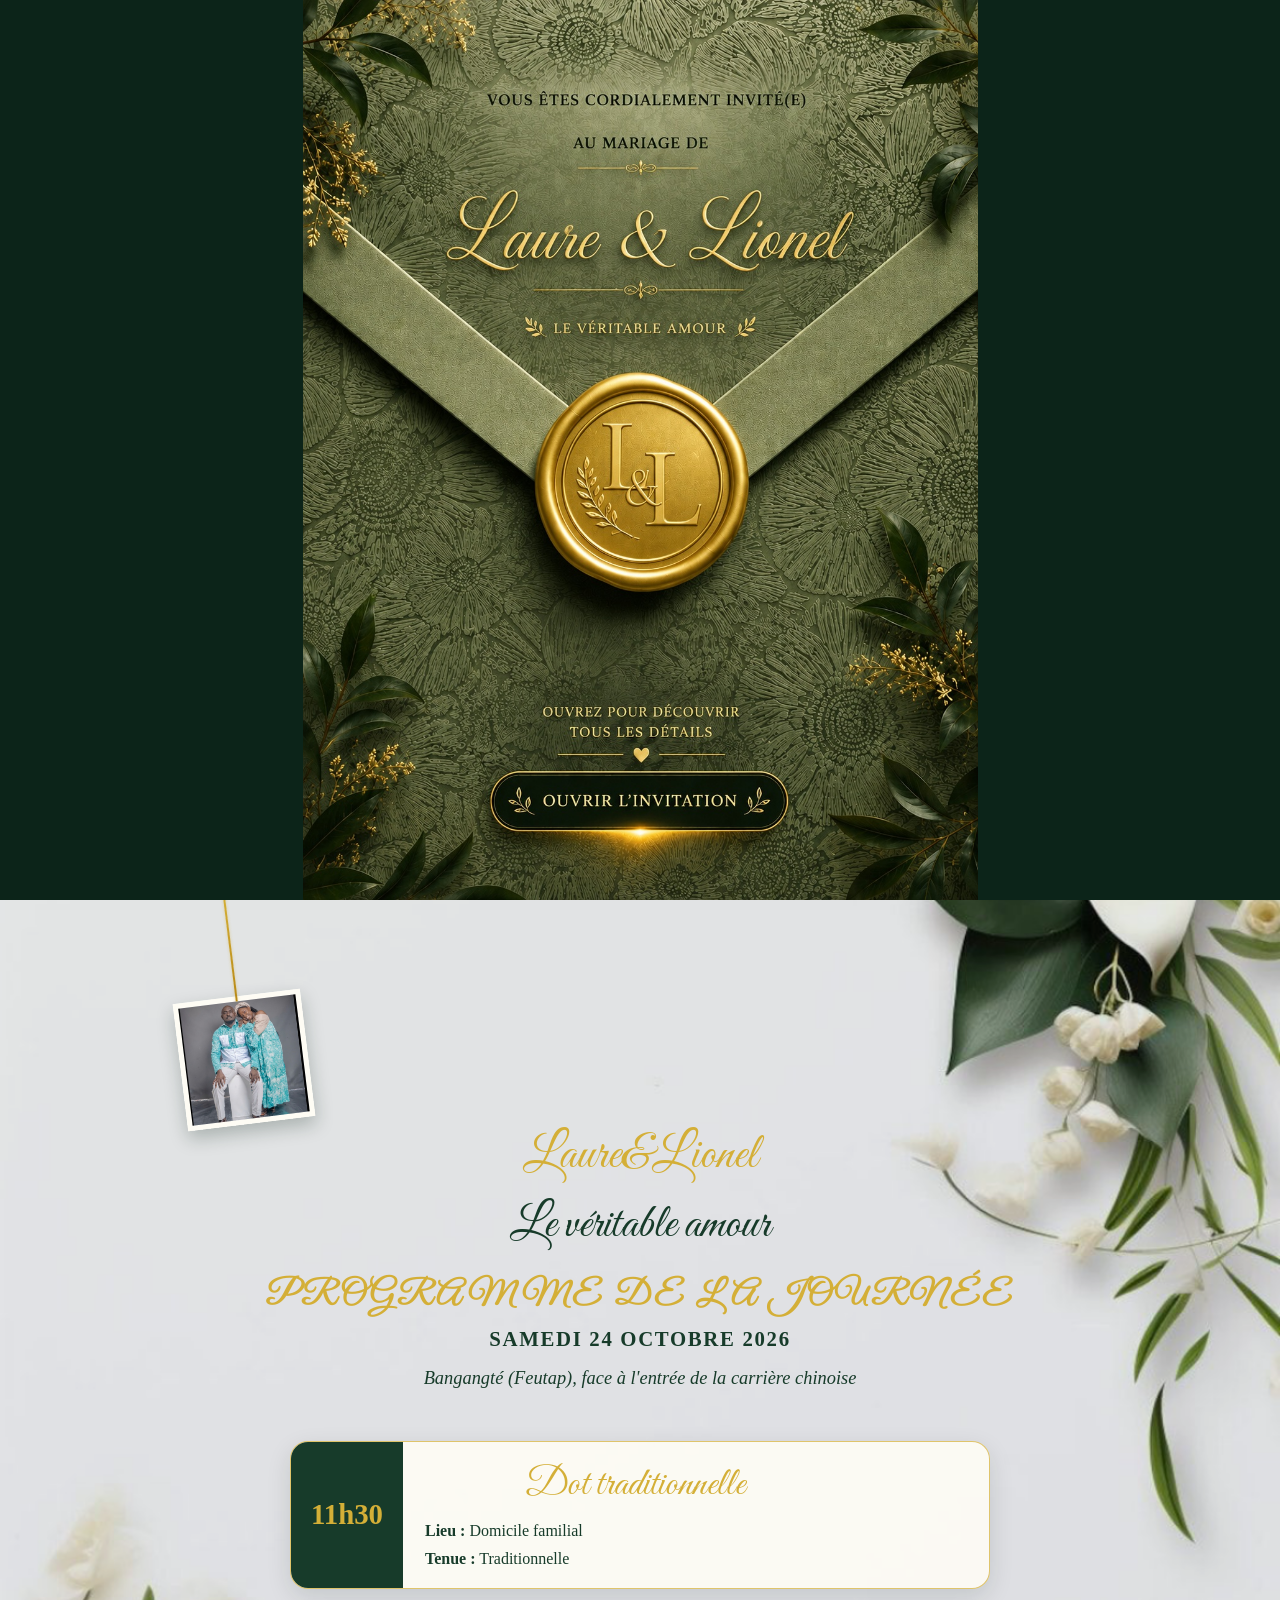
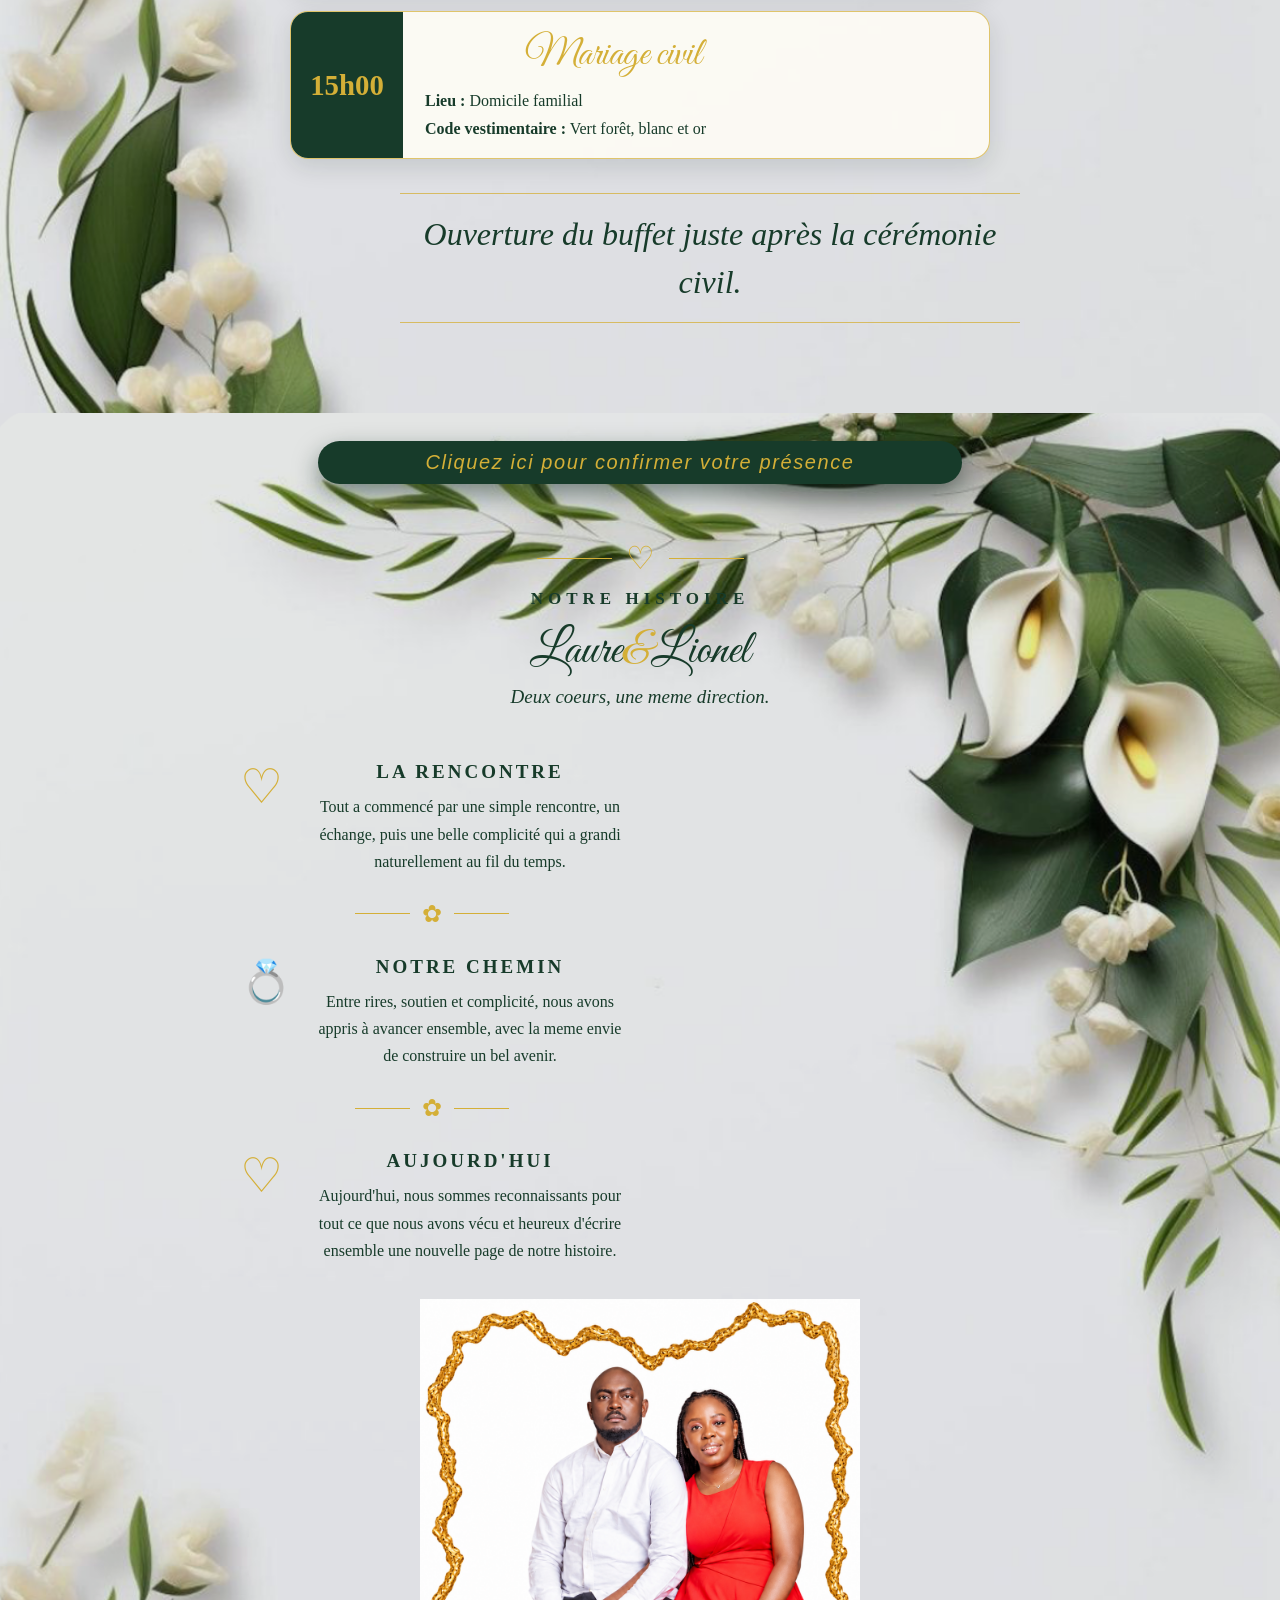
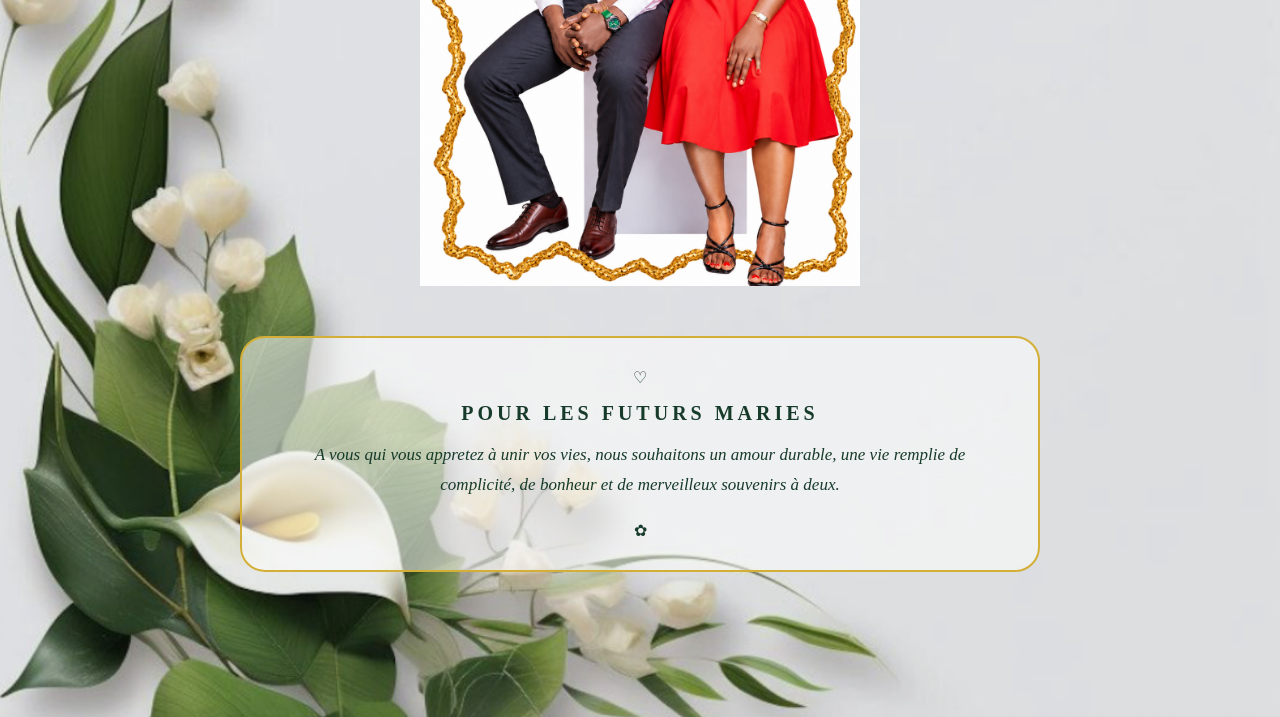
<file: index.html>
<!DOCTYPE html>
<html lang="fr">
    <head>
        <meta charset="UTF-8">
        <meta name="viewport" content="width=device-width, initial-scale=1.0">
        <meta property="og:title" content="Laure et Lionel - Invitation de maraige">
        <meta property="og:description" content="Nous avons le plaisir de vous inviter à notre mariage.">
        <meta property="og:image" content="https://invitation-laure-lionel.vercel.app/assets/pictures/background/envelop.jpg">
        <meta property="og:url" content="https://invitation-laure-lionel.vercel.app/">
        <meta property="og:type" content="website">
        <title>Invitation de Mariage</title>

        <!--Feuilles de style-->
        <link rel="stylesheet" href="css/style.css">
        <link rel="stylesheet" href="css/responsive.css">

        <!--police great vibes-->
        <link rel="preconnect" href="https://fonts.googleapis.com">
        <link rel="preconnect" href="https://fonts.gstatic.com" crossorigin>
        <link href="https://fonts.googleapis.com/css2?family=Great+Vibes&display=swap" rel="stylesheet">
       
    </head>
    <body>

       <main class="opening-screen">

        <div class="opening-container">

        <img
        src="assets/pictures/background/envelop.jpg"
        alt="Invitation de Mariage de lAURE ET LIONEL"
        class="opening-image">
        <button class="seal-button"
        id="sealButton"
        aria-label="Ouvrir l'invitation avec le sceau"></button>
        <button class="invitation-button"
        id="invitationButton"
        aria-label="Ouvrir l'invitation"></button>
        </div>
       </main>
       

       <!--deuxieme ecran-->
       
       <script src="js/animation.js" defer></script>

       <section id="invitation" class="invitation-page">
            <img
            src="assets/pictures/background/FLKO2229.PNG"
            alt="Invitation de mariage Laure et Lionel"
            class="invitation-background"
            >
            <div class="couple-photo-frame">
                <img 
                 src="assets/pictures/background/PHOTO2.JPG"
                 alt="Laure et Lionel"
                 class="couple-photo"
                 >
            </div>

       </section>

       <!-- Suite de l'invitation : contenu à ajouter ici -->
       <section class="invitation-details" aria-label="Informations du mariage">
           <div class="invitation-details-content">
               <p class="event-title">Mariage traditionnel et civil</p>
               <p class="event-date">Samedi 24 octobre 2026</p>

               <div class="photo-gallery" aria-label="Emplacements réservés aux photos">
                   <div class="photo-slot photo-slot--raised" aria-label="Emplacement photo 1">
                    <img src="assets/pictures/background/PHOTO1.jpg" alt="photo des maries">
                   </div>
                   <div class="photo-slot photo-slot--high" aria-label="Emplacement photo 2">
                    <img src="assets/pictures/background/PHOTO3.jpg" alt="photo des maries">
                   </div>
                   <div class="photo-slot photo-slot--raised" aria-label="Emplacement photo 3">
                    <img src="assets/pictures/background/PHOTO4.png" alt="photo des maries">
                   </div>
                   <div class="photo-slot photo-slot--high" aria-label="Emplacement photo 4">
                    <img src="assets/pictures/background/PHOTO5.png" alt="photo des maries">
                   </div>
                   <div class="photo-slot photo-slot--lower" aria-label="Emplacement photo 5">
                    <img src="assets/pictures/background/PHOTO6.JPG" alt="photo des maries">
                   </div>
                   <div class="photo-slot photo-slot--lower" aria-label="Emplacement photo 6">
                    <img src="assets/pictures/background/PHOTO7.JPG" alt="photo des maries">
                   </div>
               </div>

               <section class="family-section" aria-label="Les Grandes Familles">
                   <p class="family-title">Les Grandes Familles</p>
                   <br>
                   <div class="family-names">
                       <span class="family-name">Nana</span>
                       <img
                           src="assets/pictures/background/CEUL4591.PNG"
                           alt="Alliances de mariage"
                           class="family-rings"
                       >
                       <span class="family-name">Tonga</span>
                   </div>
                   <p class="invit">Vous convient a la ceremonie de mariage traditionnel et civil de leurs enfants.</p>
               </section>
              
           </div>
       </section>
    
       <section class="invitation-details wedding-program" aria-label="Programme du mariage">
          <div class="invitation-details-content">
            <div class="photo-slot photo-slot--raised" aria-label="Emplacement photo 1">
                <img src="assets/pictures/background/PHOTO1.jpg" alt="photo des maries">
            </div>
            <p class="couple-names">Laure<span>&amp;</span>Lionel</p>
            <p class="program-theme">Le véritable amour</p>
            <h2 class="program-title">Programme de la journée</h2>
            <p class="program-date">Samedi 24 octobre 2026</p>
            <p class="program-location">Bangangté (Feutap), face à l'entrée de la carrière chinoise</p>

            <div class="program-timeline">
                <article class="program-item">
                    <time datetime="2026-10-24T11:30">11h30</time>
                    <div class="program-description">
                        <h3>Dot traditionnelle</h3>
                        <p><strong>Lieu :</strong> Domicile familial</p>
                        <p><strong>Tenue :</strong> Traditionnelle</p>
                    </div>
                </article>

                <article class="program-item">
                    <time datetime="2026-10-24T15:00">15h00</time>
                    <div class="program-description">
                        <h3>Mariage civil</h3>
                        <p><strong>Lieu :</strong> Domicile familial</p>
                        <p><strong>Code vestimentaire :</strong> Vert forêt, blanc et or</p>
                    </div>
                </article>
            </div>

            <p class="program-buffet">Ouverture du buffet juste après la cérémonie civil.</p>
          </div>
       </section>
       <section class="invitation-details wedding-program" aria-label="Confirmation de présence">
        <div class="invitation-details-content">
            <button class="event confirmation-button" id="confirmationButton">Cliquez ici pour confirmer votre présence</button>
           <section class="love-story">
            <div class="story-top">
                <span class="story-line"></span>
                <span class="story-heart">&#9825;</span>
                <span class="story-line"></span>
            </div>
            <p class="story-title">NOTRE HISTOIRE</p>
            <h2 class="story-names">Laure<span>&amp;</span>Lionel</h2>
            <p class="story-intro">Deux coeurs, une meme direction.</p>
            <div class="story-block">
                <div class="story-icon">
                    <span>&#9825;</span>
                </div>
                <div class="story-text">
                    <h3>LA RENCONTRE</h3>
                    <p>Tout a commencé par une simple rencontre, un échange, puis une belle complicité qui a grandi naturellement au fil du temps.</p>
                </div>
            </div>
            <div class="story-separator">
                <span></span>
                <span>&#10047</span>
                <span></span>
            </div>
            <div class="story-block">
                <div class="story-icon rings">
                    <span>&#128141;</span>
                </div>
                <div class="story-text">
                    <h3>NOTRE CHEMIN</h3>
                    <p>Entre rires, soutien et complicité, nous avons appris à avancer ensemble, avec la meme envie de construire un bel avenir.</p>
                </div>
            </div>
            <div class="story-separator">
                <span></span>
                <span>&#10047;</span>
                <span></span>
            </div>
            <div class="story-block">
                <div class="story-icon">
                    <span>&#9825;</span>
                </div>
                <div class="story-text">
                    <h3>AUJOURD'HUI</h3>
                    <p>Aujourd'hui, nous sommes reconnaissants pour tout ce que nous avons vécu et heureux d'écrire ensemble une nouvelle page de notre histoire.</p>
                </div>
            </div>
                <div class="story-photo">
                    <img src="assets/pictures/background/PHOTO8.png" alt="Laure et Lionel">
                </div>
            
            <div class="future-married">
                <div class="future-decoration">
                    <span></span>
                   <span>&#9825;</span> 
                   <span></span>
                </div>
                <h3>POUR LES FUTURS MARIES</h3>
                <p> A vous qui vous appretez à unir vos vies, nous souhaitons un amour durable, une vie remplie de complicité, de bonheur et de merveilleux souvenirs à deux.</p>
                <div class="future-decoration bottom">
                    <span></span>
                    <span>&#10047;</span>
                    <span></span>
                </div>
            </div>
           </section>  
        </div>
       </section>
        </div>
       </section>
       <script src="js/script.js" defer></script>
       
    </body>
</html>
</file>
<file: css/style.css>
*{
    margin: 0;
    padding: 0;
    box-sizing: border-box;
}
:root {
    --forest-green: #173b2a;
    --dark-green: #0c2419;
    --gold: #d4af37;
    --white: #ffffff;
}

html,
body {
   background: var(--dark-green);
   width: 100%;
   min-height: 100%;
}

body {
    overflow: hidden;
   font-family: Georgia, serif;
}

body.invitation-open {
    overflow-x: hidden;
    overflow-y: auto;
}
.opening-screen {
   position: fixed;
   inset: 0;
   z-index: 10;
   width: 100vw;
   height: 100vh;

   width: 100dvw;
   height: 100dvh;
   display: flex;
   justify-content: center;
   align-items: center;
   background: var(--dark-green);
   overflow: hidden;
}

.opening-container {
    position: relative;
    width: min(100vw, 75vh);
    height: min(100vh, 133.333vw);
    width: min(100dvw, 75dvh);
    height: min(100dvh, 133.333dvw);
    aspect-ratio: 3 / 4;
}

.opening-image {
    display: block;
    width: 100%;
    height: 100%;
    object-fit: contain;
    pointer-events: none;
    user-select: none;
}

.seal-button {
    position: absolute;
    left: 50%;
    top: 42%;
    transform: translate(-50%, -50%);
    width: 25%;
    height: 13%;
    border: none;
    background: transparent;
    cursor: pointer;
    z-index: 10;
}

.invitation-button {
    position: absolute;
    left: 50%;
    top: 86%;
    transform: translate(-50%, -50%);
    width: 48%;
    height: 8%;
    border: none;
    background: transparent;
    cursor: pointer;
    z-index: 10;
}

.seal-button:hover,
.invitation-button:hover {
    background: rgba(255, 255, 255, 0.03);
    border-radius: 50px;
}

.opening-screen.is-opening {
    animation: openingFadeOut 1s ease forwards;
}

@keyframes openingFadeOut {
    from {
        opacity: 1;
        transform: scale(1);
    }
    to {
        opacity: 0;
        transform: scale(1.03);
    }
}

.invitation-page {
    display: block;
    position: relative;
    inset: 0;
    width: 100vw;
    min-height: 100vh;
    background-size: cover;
    background-position: center;
    background-repeat: no-repeat;
    background-attachment: scroll;
    overflow: visible;
    justify-content: center;
    align-items: center;
}

.invitation-background {
    width: 100vw;
    height: 100vh;
    display: block;
    object-fit: fill;
    object-position: center;
    user-select: none;
    pointer-events: none;
}

#invitation {
    display: none;
    width: 100%;
    min-height: 100dvh;
    position: relative;
    overflow-x: hidden;
}

.invitation-details {
    position: relative;
    width: 100%;
    min-height: 100dvh;
    padding: 6px 20px 60px;
    background-image: url("../assets/pictures/background/FOND2.PNG");
    background-size: cover;
    background-position: center;
    background-repeat: no-repeat;
}

.invitation-details::before {
    content: "";
    position: absolute;
    inset: 0;
    background: rgba(12, 36, 25, 0.1);
}

.invitation-details-content {
    position: relative;
    z-index: 1;
    max-width: 920px;
    margin: 0 auto;
    text-align: center;
}

.event-title {
    display: flex;
    align-items: center;
    justify-content: center;
    width: min(100%, 680px);
    min-height: 68px;
    margin: -42px auto 0;
    padding: 14px 28px;
    background: rgba(255, 253, 245, 0.97);
    border: 1px solid rgba(212, 175, 55, 0.8);
    border-radius: 1000px;
    box-shadow: 0 4px 25px rgba(12, 36, 25, 0.5);
    color: var(--gold);
    font-size: clamp(1.5rem, 1vw, 5rem);
    font-style: italic;
    font-weight: 559;
    letter-spacing: 0.08em;
    text-transform: uppercase;
}

.event-date {
    margin-top: 30px;
    color: var(--gold);
    font-size: clamp(1rem, 4vw, 1.5rem);
    font-weight: 1000;
    letter-spacing: 0.08em;
    text-transform: uppercase;
    font-style: italic;
}

.photo-gallery {
    position: relative;
    display: grid;
    grid-template-columns: repeat(6, minmax(42px, 1fr));
    justify-items: center;
    align-items: start;
    gap: 10px;
    margin: 95px auto 30px;
    max-width: 720px;
    padding: 82px 12px 0;
}

.photo-gallery::before {
    content: "";
    position: absolute;
    top: 0;
    left: 50%;
    width: 100vw;
    height: 2px;
    transform: translateX(-50%);
    background: linear-gradient(
        to right,
        transparent,
        var(--gold) 8%,
        var(--gold) 92%,
        transparent
    );
    box-shadow: 0 1px 4px rgba(212, 175, 55, 0.4);
}

.photo-slot {
    position: relative;
    --drop: 0px;
    width: min(100%, 128px);
    aspect-ratio: 1;
    margin-top: var(--drop);
    background: rgba(255, 255, 255, 0.62);
    border: 5px solid rgba(255, 253, 245, 0.95);
    box-shadow: 0 8px 18px rgba(12, 36, 25, 0.25);
   
}

.photo-slot img {
    width: 100%;
    height: 100%;
    object-fit: cover;
    display: block;
}

.photo-slot::before {
    content: "";
    position: absolute;
    bottom: 100%;
    left: 50%;
    width: 2px;
    height: calc(82px + var(--drop));
    transform: translateX(-50%);
    background: linear-gradient(to bottom, var(--gold), #b88916);
    box-shadow: 0 0 3px rgba(212, 175, 55, 0.45);
}

.photo-slot--raised {
    --drop: 26px;
    transform: rotate(-7deg);
}

.photo-slot--high {
    --drop: 8px;
    transform: rotate(7deg);
}

.photo-slot--lower {
    --drop: 45px;
    transform: rotate(-3deg);
}

.photo-slot--lower:last-child {
    transform: rotate(4deg);
}

.family-section {
    margin: 70px auto 0;
    color: var(--gold);
    text-align: center;
    
}

.family-title,
.family-name {
    font-family: "Brush Script MT", "Segoe Script", cursive;
    color: var(--gold);
    font-style: italic;
    text-shadow: 0 1px 2px rgba(104, 77, 12, 0.22);
}

.family-title {
    font-size: clamp(2rem, 10vw, 3.5rem);
    letter-spacing: 0.04em;
}

.family-names {
    display: grid;
    grid-template-columns: 1fr minmax(110px, 180px) 1fr;
    align-items: center;
    gap: clamp(12px, 4vw, 48px);
    max-width: 1000px;
    margin: 10px auto 0;
}

.family-name {
    font-size: clamp(0.5rem, 35vw, 2rem);
    text-transform: uppercase;
}

.family-name:first-child {
    text-align: right;
    transform: translateX(50px);
    
}
.family-name:last-child {
    text-align: left;
    transform: translateX(-25px);
}


.family-rings {
    display: block;
    width: 50%;
    mix-blend-mode: multiply;
    transform: translateX(60px);
}

.invit {
    max-width: 680px;
    margin: 72px auto 36px;
    padding: 0 20px;
    text-align: center;
    transform: translateX(35px);
    color: var(--forest-green);
    font-family: Georgia, "Times New Roman", serif;
    font-size: clamp(1.5rem, 5vw, 1.55rem);
    font-style: italic;
    font-weight: 500;
    line-height: 1.5;
    letter-spacing: 0.035em;
}

.couple-names {
    font-family: "Great Vibes", cursive;
    font-size: 50px;
    font-weight: 400;
    color: var(--gold);
}

.wedding-program {
    padding-top: 70px;
    padding-bottom: 90px;
}

.program-theme {
    margin-top: 8px;
    color: var(--forest-green);
    font-family: "Great Vibes", cursive;
    font-size: clamp(1.8rem, 4vw, 3rem);
}

.program-title {
    margin-top: 20px;
    color: var(--gold);
    font-size: clamp(1.4rem, 3vw, 2.1rem);
    font-weight: 600;
    letter-spacing: 0.12em;
    text-transform: uppercase;
    font-family: "Great Vibes", cursive;
}

.program-date {
    margin-top: 10px;
    color: var(--forest-green);
    font-size: clamp(1rem, 2.2vw, 1.3rem);
    font-weight: 700;
    letter-spacing: 0.08em;
    text-transform: uppercase;
}

.program-location {
    max-width: 600px;
    margin: 14px auto 0;
    color: var(--forest-green);
    font-size: clamp(0.95rem, 2vw, 1.15rem);
    font-style: italic;
    line-height: 1.5;
}

.program-timeline {
    display: grid;
    gap: 22px;
    max-width: 700px;
    margin: 48px auto 0;
}

.program-item {
    display: grid;
    grid-template-columns: 112px 1fr;
    overflow: hidden;
    background: rgba(255, 253, 245, 0.88);
    border: 1px solid rgba(212, 175, 55, 0.72);
    border-radius: 18px;
    box-shadow: 0 8px 24px rgba(12, 36, 25, 0.12);
    text-align: left;
}

.program-item time {
    display: grid;
    place-items: center;
    padding: 20px 10px;
    background: var(--forest-green);
    color: var(--gold);
    font-size: clamp(1.35rem, 3vw, 1.8rem);
    font-weight: 700;
}

.program-description {
    padding: 18px 22px;
    color: var(--forest-green);
}

.program-description h3 {
    margin-bottom: 9px;
    color: var(--gold);
    font-family: "Great Vibes", cursive;
    font-size: clamp(1.8rem, 3.5vw, 2.5rem);
    font-weight: 400;
    transform: translateX(100px);
}

.program-description p {
    margin-top: 5px;
    line-height: 1.45;
}

.program-buffet {
    max-width: 620px;
    margin: 34px auto 0;
    padding: 16px 22px;
    border-top: 1px solid rgba(212, 175, 55, 0.75);
    border-bottom: 1px solid rgba(212, 175, 55, 0.75);
    color: var(--forest-green);
    font-size: clamp(1rem, 3vw, 2rem);
    font-style: italic;
    line-height: 1.5;
    transform: translateX(70px);
}

.event {
    display: flex;
    align-items: center;
    justify-content: center;
    width: min(70%, 700px);
    min-height: 18px;
    margin: -42px auto 0;
    padding: 10px 20px;
    background: var(--forest-green);
    border: 1.5px solid rgba(212, 175, 55, 0.9);
    border-radius: 70px;
    box-shadow: 0 10px 25px rgba(12, 36, 25, 0.5);
    color: var(--gold);
    font-size: 20px;
    font-style: italic;
    font-weight: 3500;
    letter-spacing: 0.08em;
}

.confirmation-page {
    color: white;
    font-family: Georgia, 'Times New Roman', Times, serif;
    overflow-x: hidden;
    min-height: 100vh;
    position: relative;
    margin: 0;
    display: flex;
    justify-content: center;
    align-items: center;
    background: #0c2419;
}

.confirmation-background {
    position: fixed;
    inset: 0;
    background-image: url(../assets/pictures/background/PHOTO3.PNG);
    background-size: cover;
    background-position: center;
    filter: blur(2px);
    transform: scale(1.03);
    z-index: 0;
}
.confirmation-button {
    cursor: pointer;
    border: none;
}

.confirmation-overlay {
    position: fixed;
    inset: 0;
    background: linear-gradient(
        rgba(7, 28, 19, 0.72),
        rgba(7, 28, 19, 0.72));
        z-index: 1;
}

.confirmation-content {
    position: relative;
    z-index: 2;
    width: min(90%, 620Px);
    min-height: 100vh;
    padding: 50px 20px;
    box-sizing: border-box;
    display: flex;
    flex-direction: column;
    justify-content: center;
    text-align: center;
    align-items: center;
}

.confirmation-intro {
    margin: 0 0 12px;
   letter-spacing: 1px;
    font-size: 18px;
    color: #f4ead0;
}

.confirmation-content h1 {
    margin: 0;
    font-size: clamp(48px, 8vw, 76px);
    color: #fffaf0;
    font-weight: normal;
    line-height: 1.1;
}

.confirmation-content h1 span {
    color: #d4af37;
    font-style: italic;
    font-weight: normal;
}

.confirmation-date {
    margin-top: 22px;
    display: flex;
    align-items: center;
    gap: 15px;
    font-size: 17px;
    color: #f4ead0;
    letter-spacing: 1px;
}

.confirmation-date span {
    width: 45px;
    height: 1px;
    background: #d4af37;
}

.rsvp-button {
    margin-top: 45px;
    border: 1px solid #d4af37;
    border-radius: 50px;
    padding: 16px 38px;
    background: #d4af37;
    color: #10281b;
    font-family: Georgia, serif;
    font-size: 16px;
    font-weight: bold;
    cursor: pointer;
    transition: all 0.3S ease;
    box-shadow: 0 8px 25px rgba(0, 0, 0, 0.25);
}

.rsvp-button:hover {
    background: #f0d477;
    transform: translateY(-2px);
}

.guest-form {
    width: min(100%, 500px);
    margin-top: 35px;
    padding: 35px 32px;
    box-sizing: border-box;
    border: 1px solid rgba(212, 175, 55, 0.8);
    border-radius: 25px;
    background: rgba(7, 36, 25, 0.88);
    backdrop-filter: blur(12px);
    box-shadow: 0 20px 60px rgba(0, 0, 0, 0.35);
    display: none;
}

.form-decoration {
    color: #d4af37;
    font-size: 24px;
    margin-bottom: 10px;
}


.guest-form h2 {
    margin: 0;
    color: #fffaf0;
    font-size: 30px;
    font-weight: normal;
    letter-spacing: 1px;
}

.form-description {
    margin: 12px auto 25px;
    max-width: 400px;
    color: #d9d5c8;
    font-size: 15px;
    line-height: 1.6;
}

.guest-form label {
    display: block;
    text-align: left;
    margin-bottom: 8px;
    color: #d4af37;
    font-size: 14px;
    letter-spacing: 0.5px;
}

.guest-form input {
    width: 100%;
    box-sizing: border-box;
    padding: 15px 18px;
    border-radius: 30px;
    border: 1px solid rgba(212, 175, 55, 0.55);
    background-color: rgba(255, 255, 255, 0.07);
    color: white;
    outline: none;
    font-family: Georgia, serif;
    font-size: 15px;
    transition: border 0.3s ease;
}

.guest-form input::placeholder {
    color: rgba(255, 255, 255, 0.5);;
}

.guest-form input:focus {
    border-color: #d4af37;
    background-color: rgba(255, 255, 255, 0.1);
}

.submit-button {
    width: 100%;
    margin-top: 22px;
    padding: 15px;
    border: none;
    border-radius: 30px;
    background: #d4af37;
    color: #10281b;
    font-family: Georgia, serif;
    font-size: 16px;
    font-weight: bold;
    cursor: pointer;
    transition: all 0.3S ease;
}

.submit-button:hover {
    background: #f0d477;
    transform: translateY(-2px);
}

.submit-button span {
    margin-left: 8px;
}

.confirmation-message {
    min-height: 24px;
    margin: 18px 0 5px;
    color: #e8d38a;
    font-size: 15px;
}

.secure-message {
    margin-top: 18px;
    color: rgba(255, 255, 255, 0.55);
    font-size: 12px;
}

.story-photo {
    position: relative;
    width: 1000%;
    max-width: 650px;
    margin: 30px auto;
    padding: 0;
    display: flex;
    justify-content: center;
    align-items: center;
    overflow: hidden;
}

.story-photo img {
    display: block;
    width: 100%;
    height: auto;
    max-width: 100%;
    object-fit: contain;
    margin: 0;
    padding: 0;
}

.love-story {
    width: 100%;
    max-width: 1050px;
    margin: 0 auto;
    padding: 55px 60px;
    box-sizing: border-box;
    color: var(--forest-green);
}

.story-top {
    display: flex;
    align-items: center;
    justify-content: center;
    gap: 14px;
    margin-bottom: 12px;
}

.story-line {
    width: 75px;
    height: 1px;
    background: var(--gold);
}

.story-heart {
    color: var(--gold);
    font-size: 32px;
}

.story-title {
    text-align: center;
    margin: 0;
    font-size: 17px;
    letter-spacing: 5px;
    font-weight: bold;
}
.story-names {
    text-align: center;
    margin: 12px 0 5px;
    font-family: "Great Vibes", cursive;
    font-size: 48px;
    font-weight: normal;
}

.story-names span {
    color: var(--gold);
}

.story-intro {
    text-align: center;
    margin: 0 0 50px;
    font-family: Georgia, serif;
    font-style: italic;
    font-size: 19px;
}

.story-block {
    display: flex;
    align-items: flex-start;
    gap: 18px;
    width: 48%;
    margin: 0 0 25px;
}

.story-icon {
    flex: 0 0 58px;
    width: 58px;
    height: 58px;
    display: flex;
    align-items: center;
    color: var(--gold);
    font-size: 48px;
    line-height: 1;
}

.story-icon.rings {
    font-size: 42px;
}

.story-text h3 {
    margin: 3px 0 10px;
    font-size: 19px;
    letter-spacing: 3px;
}

.story-text p {
    margin: 0;
    line-height: 1.7;
    font-family: Georgia, serif;
    font-size: 16px;
}

.future-married {
    width: 100%;
    margin-top: 50px;
    padding: 30px 25px;
    box-sizing: border-box;
    border: 2px solid var(--gold);
    border-radius: 25px;
    background: rgba(255, 255, 255, 0.55);
}

.future-married h3 {
    margin: 15px 0 ;
    font-size: 20px;
    letter-spacing: 4px;
}

.future-married p {
    max-width: 700px;
    margin: 0 auto;
    font-family: Georgia, serif;
    font-size: 17px;
    line-height: 1.8;
    font-style: italic;
}

.future-decoration.bottom {
    margin-top: 20px;
}

.story-separator {
    width: 48%;
    display: flex;
    align-items: center;
    justify-content: center;
    gap: 12px;
    margin: 15px 0 25px;
    color: var(--gold);
    font-size: 24px;
}

.story-separator span:first-child,
.story-separator span:last-child {
    width: 55px;
    height: 1px;
    background-color: var(--gold);
}


@media (max-width: 600px) {
    .confirmation-content {
        padding: 35px 18px;
    }
    .confirmation-intro {
        font-size: 16px;
    }
    .confirmation-content h1 {
        font-size: 47px;
    }
    .confirmation-date {
        font-size: 14px;
        gap: 10px;
    }
    .confirmation-date span {
        width: 25px;
    }
    .rsvp-button {
        margin-top: 35px;
        padding: 14px 28px;
        font-size: 15px;
    }
    .guest-form {
        padding: 28px 22px;
        border-radius: 22px;
    }
    .guest-form h2 {
        font-size: 25px;
    }
}

@media screen and (max-width: 600px) {
    .invitation-details {
        padding: 8px 16px 70px;
    }

    .photo-gallery {
        gap: 5px;
        margin-top: 80px;
        padding-top: 66px;
    }

    .photo-slot {
        border-width: 3px;
    }

    .photo-slot::before {
        height: calc(66px + var(--drop));
    }

    .family-section {
        margin-top: 55px;
    }

    .wedding-program {
        padding-top: 55px;
    }

    .program-item {
        grid-template-columns: 86px 1fr;
    }

    .program-description {
        padding: 16px;
    }
}

@media screen and (max-width: 600px) {
    .invitation-page {
        width: 100vw;
        height: 100svh;
    }
    .invitation-background {
        width: 100vw;
        height: 100dvh;
        object-fit: fill;
    }
}

@media screen and (min-width: 601px) 
     and (max-width: 1024px){
    .invitation-page {
        width: 100vw;
        height: 100dvh;
    }
    .invitation-background {
        width: 100vw;
        height: 100dvh;
        object-fit: fill;
    }
}

@media screen and (min-width: 1025px) {
    .invitation-page {
        width: 100vw;
        height: 100vh;
    }
   .invitation-background {
        width: 100vw;
        height: 100vh;
        object-fit: fill;
    }
}

.couple-photo-frame {
    position: absolute;
    transform: translate(-46%, -25%);
    width: 120%;
    height: 63%;
    overflow: hidden;
    border-radius: 40px;
}

.couple-photo {
    position: absolute;
    width: 100%;
    height: 100%;
    display: block;
    object-fit: cover;
    object-position: center center;
    margin: 0;
    padding: 0;
    border-radius: 40Px;
    inset: 0;
}

.wedding-gifts {
    min-height: 100vh;
    width: 100%;
    background: #ffffff;
    display: flex;
    justify-content: center;
    align-items: center;
    padding: 70px 20px;
    box-sizing: border-box;
    position: relative;
    overflow: hidden;
}

.wedding-gifts::before {
    content: "";
    position: absolute;
    left: -60px;
    bottom: 30px;
    width: 180px;
    height: 180px;
    background: #173b2a;
    opacity: 0.12;
    border-radius: 50%;
}

.wedding-gifts::after {
    content: "";
    position: absolute;
    right: -70px;
    top: 40px;
    width: 200px;
    height: 200px;
    background: #173b2a;
    opacity: 0.10;
    border: 50%;
}

.gifts-content {
    width: min(90%, 500px);
    text-align: center;
    position: relative;
    z-index: 2;
}

.gifts-script {
    margin: 0;
    color: #d4af37;
    font-family: "Brush Script MT", "Segoe Script" , cursive;
    font-size: clamp(35px, 8vw, 58px);
    line-height: 0.8;
}

.gifts-content h2 {
    margin: 10px 0 5px;
    color: #173b2a;
    font-family: Georgia, serif;
    font-size: clamp(42px, 11vw, 75px);
    font-weight: 500;
    letter-spacing: 3px;
}

.gifts-subtitle {
    margin: 0;
    color: #d4af37;
    font-family: Georgia, serif;
    font-size: clamp(13px, 3vw, 20px);
    font-weight: bold;
    letter-spacing: 7px;
}

.gifts-text {
    margin: 0 auto;
    max-width: 430px;
    color: #173b2a;
    font-family: Georgia, serif;
    font-size: clamp(11px, 2.5vw, 16px);
    line-height: 2;
    letter-spacing: 2.5px;
    font-weight: 500;
    transform: translateX(70px);
}

.gift-icon {
    width: 170px;
    height: 170px;
    margin: 35px auto 45px;
    display: flex;
    justify-content: center;
    align-items: center;
    background: #ffffff;
    border: 2px solid #d4af37;
    box-shadow: 0 8px 20px rgba(0, 0, 0, 0.12);
    transform: translateX(60px);
}

.gift-icon svg {
    width: 105px;
    height: 105px;
    display: block;
}

@media (max-width: 600px) {
    .wedding-gifts {
        min-height: 100svh;
        padding: 50px 15px;
    }
    .gift-icon {
        width: 145px;
        height: 145px;
        margin: 30px auto 35px;
        font-size: 65px;
    }
    .gifts-text {
        line-height: 1.8;
        letter-spacing: 2px;
    }
}
</file>
<file: css/responsive.css>
@media screen and (max-width: 600px) {
    .couple-photo-frame {
        width: 31.1%;
        height: 58.4%;
        left: 50%;
        top: 58.7%;
        transform: translate(-50%, -50%);
        border-radius: 8%;
        overflow: hidden;
    }
    .couple-photo {
        width: 100%;
        height: 100%;
        object-fit: cover;
        object-position: center 35%;
        display: block;
        border-radius: inherit;
    }
    .gift-icon {
        padding: 2rem 1.2rem;
    }
    .gifts-text {
        width: 100%;
        max-width: 90%;
        margin: 0 auto;
        text-align: center;
        word-wrap: break-word;
    }
    .wedding-gifts {
        width: 100%;
        max-width: 100%;
        box-sizing: border-box;
        padding-left: 15px;
        padding-right: 15px;
        overflow: hidden;
    }
    .gifts-script {
        max-width: 100%;
        margin-left: auto;
        margin-right: auto;
    }
    .gifts-content h2 {
        max-width: 100%;
        margin-left: auto;
        margin-right: auto;
    }
    .gifts-subtitle {
        max-width: 100%;
        margin-left: auto;
        margin-right: auto;
        overflow-wrap: break-word;
        word-wrap: break-word;
    }
    .gifts-content {
        max-width: 100%;
        max-width: 100%;
        box-sizing: border-box;
        margin: 0 auto;
        padding-left: 10px;
        padding-right: 10px;
        text-align: center;
        overflow-wrap: break-word;
        word-wrap: break-word;
    }
    .love-story {
        width: 100%;
        max-width: 100%;
        padding: 40px 18px;
        box-sizing: border-box;
    }

    .story-line {
        width: 38px;
    }

    .story-title {
        font-size: 12px;
        letter-spacing: 4px;
    }
    .story-names {
        font-size: 34px;
    }
    .story-intro {
        font-size: 16px;
        margin-bottom: 35px;
    }
    .story-block {
        width: 100%;
        max-width: 100%;
        gap: 12px;
    }
    .story-icon {
        flex: 0 0 48px;
        width: 48px;
        height: 48px;
        font-size: 40px;
    }
    .story-icon.rings {
        font-size: 34px;
    }
    .story-text {
        min-width: 0;
    }
    .story-text h3 {
        font-size: 14px;
        line-height: 1.6;
        
    }
    .story-text p {
        font-size: 14px;
        line-height: 1.6;
    }
    .story-separator {
        width: 100%;
        margin: 12px 0 22px;
    }
    .story-separator span:first-child,
    .story-separator span:last-child {
        width: 35px;
    }
    .future-married {
        padding: 25px 18px;
        margin-top: 35px;
    }
    .future-married h3 {
        font-size: 15px;
        letter-spacing: 2px;
    }
    .future-married p {
        font-size: 14px;
        line-height: 1.6;
    }
    .future-decoration span:first-child,
    .future-decoration span:last-child {
        width: 35px;
    }
    .story-photo {
        width: 75%;
        max-width: 520px;
        margin: 30px auto;
    }
    .story-photo img {
        width: 100%;
        height: auto;
        object-fit: contain;
    }
}

@media screen and (min-width: 601px) 
     and (max-width: 1024px){
   .couple-photo-frame {
        width: 31.1%;
        height: 58.4%;
        left: 50%;
        top: 58.7%;
        transform: translate(-50%, -50%);
        border-radius: 8%;
        overflow: hidden;
    }
    .couple-photo {
        object-fit: cover;
        object-position: center 35%;
        width: 100%;
        height: 100%;
        display: block;
        border-radius: inherit;
    }
    .gift-icon {
        padding: 2rem 1.2rem;
    }
    .gifts-text {
        width: 100%;
        max-width: 90%;
        margin: 0 auto;
        text-align: center;
        word-wrap: break-word;
    }
    .wedding-gifts {
        width: 100%;
        max-width: 100%;
        box-sizing: border-box;
        padding-left: 15px;
        padding-right: 15px;
        overflow: hidden;
    }
    .gifts-script {
        max-width: 100%;
        margin-left: auto;
        margin-right: auto;
    }
    .gifts-content h2 {
        max-width: 100%;
        margin-left: auto;
        margin-right: auto;
    }
    .gifts-subtitle {
        max-width: 100%;
        margin-left: auto;
        margin-right: auto;
        overflow-wrap: break-word;
        word-wrap: break-word;
    }
    .gifts-content {
        max-width: 100%;
        max-width: 100%;
        box-sizing: border-box;
        margin: 0 auto;
        padding-left: 10px;
        padding-right: 10px;
        text-align: center;
        overflow-wrap: break-word;
        word-wrap: break-word;
    }
    .story-photo {
        width: 75%;
        max-width: 520px;
        margin: 30px auto;
    }
    .story-photo img {
        width: 100%;
        height: auto;
        object-fit: contain;
    }
    }

@media screen and (min-width: 1025px) {
   .couple-photo-frame {
        width: 31.1%;
        height: 58.4%;
        left: 50%;
        top: 58.7%;
        transform: translate(-50%, -50%);
        border-radius: 8%;
        overflow: hidden;
    }
    .couple-photo {
        object-fit: cover;
        object-position: center 35%;
        width: 100%;
        height: 100%;
        display: block;
        border-radius: inherit;
    }
    .gift-icon {
        padding: 2rem 1.2rem;
    }
    .gifts-text {
        width: 100%;
        max-width: 90%;
        margin: 0 auto;
        text-align: center;
        word-wrap: break-word;
    }
    .wedding-gifts {
        width: 100%;
        max-width: 100%;
        box-sizing: border-box;
        padding-left: 15px;
        padding-right: 15px;
        overflow: hidden;
    }
    .gifts-script {
        max-width: 100%;
        margin-left: auto;
        margin-right: auto;
    }
    .gifts-content h2 {
        max-width: 100%;
        margin-left: auto;
        margin-right: auto;
    }
    .gifts-subtitle {
        max-width: 100%;
        margin-left: auto;
        margin-right: auto;
        overflow-wrap: break-word;
        word-wrap: break-word;
    }
    .gifts-content {
        max-width: 100%;
        max-width: 100%;
        box-sizing: border-box;
        margin: 0 auto;
        padding-left: 10px;
        padding-right: 10px;
        text-align: center;
        overflow-wrap: break-word;
        word-wrap: break-word;
    }
    .story-photo {
        width: 55%;
        max-width: 650px;
        margin: 35px auto;
    }
    .story-photo img {
        width: 100%;
        height: auto;
        object-fit: contain;
    }
}
html,
body {
    width: 100%;
    max-width: 100%;
    margin: 0;
    padding: 0;
    overflow-x: hidden;
}
.invitation-page {
    width: 100%;
    max-width: 100%;
    margin: 0;
    padding: 0;
    overflow-x: hidden;
}
.invitation-background {
    width: 100%;
    max-width: 100%;
    display: block;
}
</file>
